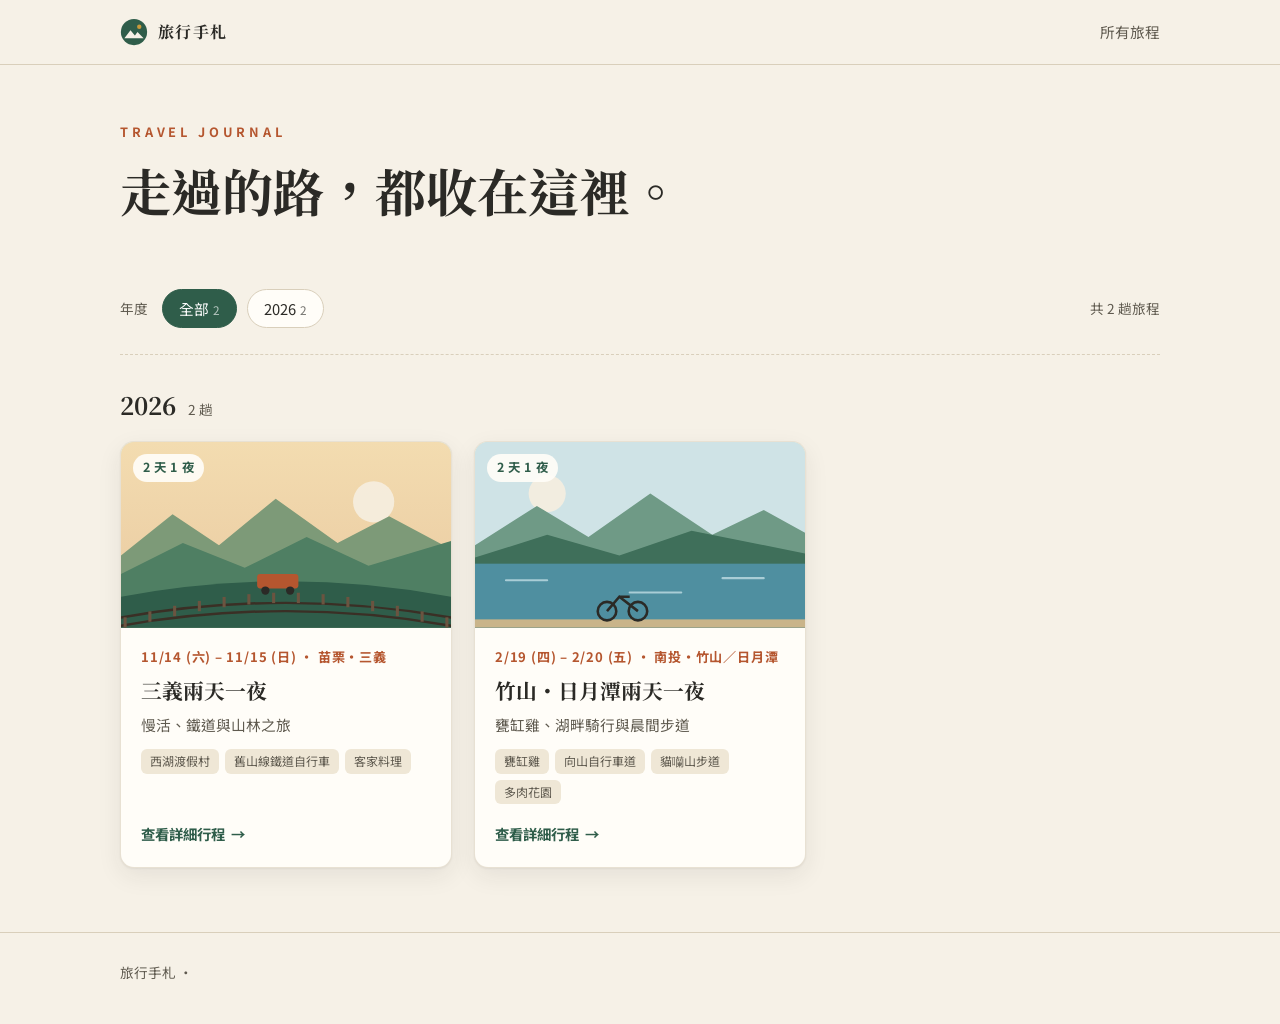
<file: index.html>
<!DOCTYPE html>
<html lang="zh-Hant">
<head>
<meta charset="utf-8">
<meta name="viewport" content="width=device-width, initial-scale=1">
<title>旅行手札｜我們的旅程</title>
<link rel="preconnect" href="https://fonts.googleapis.com">
<link rel="preconnect" href="https://fonts.gstatic.com" crossorigin>
<link href="https://fonts.googleapis.com/css2?family=Noto+Sans+TC:wght@400;500;700&family=Noto+Serif+TC:wght@500;700&display=swap" rel="stylesheet">
<link rel="stylesheet" href="assets/style.css">
</head>
<body>

<header class="site-head">
  <div class="wrap">
    <a class="brand serif" href="index.html">
      <svg viewBox="0 0 32 32" aria-hidden="true"><circle cx="16" cy="16" r="15" fill="#2f5d4a"/><path d="M5 23l7-9 5 6 3-4 7 7z" fill="#f6f1e7"/><circle cx="22" cy="10" r="2.5" fill="#c99a3b"/></svg>
      旅行手札
    </a>
    <nav><a href="#trips">所有旅程</a></nav>
  </div>
</header>

<main class="wrap">
  <section class="home-hero">
    <div class="eyebrow">TRAVEL JOURNAL</div>
    <h1>走過的路，都收在這裡。</h1>
  </section>

  <div class="filter" role="toolbar" aria-label="依年度篩選">
    <span class="label">年度</span>
    <div id="chips" style="display:contents"></div>
    <span class="count" id="count"></span>
  </div>

  <div id="trips"></div>
</main>

<footer class="site-foot">
  <div class="wrap">旅行手札 · </div>
</footer>

<script>
/* ===== 旅程資料：新增旅程就在這裡加一筆 ===== */
const TRIPS = [
  {
    title: "三義兩天一夜",
    subtitle: "慢活、鐵道與山林之旅",
    start: "2026-11-14",
    end:   "2026-11-15",
    place: "苗栗・三義",
    tags: ["西湖渡假村", "舊山線鐵道自行車", "客家料理"],
    url: "trips/2026-11-sanyi.html",
    art: "rail"
  },
  {
    title: "竹山・日月潭兩天一夜",
    subtitle: "甕缸雞、湖畔騎行與晨間步道",
    start: "2026-02-19",
    end:   "2026-02-20",
    place: "南投・竹山／日月潭",
    tags: ["甕缸雞", "向山自行車道", "貓囒山步道", "多肉花園"],
    url: "trips/2026-02-sunmoonlake.html",
    art: "lake"
  }
];

/* ===== 卡片插圖（純 SVG，不需外部圖片） ===== */
const ART = {
  rail: `<svg viewBox="0 0 320 180" preserveAspectRatio="xMidYMid slice" aria-hidden="true">
    <defs><linearGradient id="sky" x1="0" y1="0" x2="0" y2="1"><stop offset="0" stop-color="#f3dcb0"/><stop offset="1" stop-color="#e9c9a0"/></linearGradient></defs>
    <rect width="320" height="180" fill="url(#sky)"/>
    <circle cx="245" cy="58" r="20" fill="#f7efe0" opacity=".9"/>
    <path d="M0 110 L50 70 L95 100 L150 55 L210 98 L260 72 L320 104 V180 H0Z" fill="#7d9a78"/>
    <path d="M0 128 L60 98 L120 122 L180 92 L240 120 L320 96 V180 H0Z" fill="#4f7f63"/>
    <path d="M0 150 Q160 120 320 150 V180 H0Z" fill="#2f5d4a"/>
    <g stroke="#3a2f25" stroke-width="2.4" fill="none">
      <path d="M-10 172 Q160 140 330 172"/><path d="M-10 180 Q160 148 330 180"/>
    </g>
    <g stroke="#6b5440" stroke-width="3">
      ${Array.from({length:14},(_,i)=>{const x=i*24+4;return `<line x1="${x}" y1="${170-Math.sin(i/13*Math.PI)*24}" x2="${x}" y2="${180-Math.sin(i/13*Math.PI)*24}"/>`}).join("")}
    </g>
    <g fill="#b5562f"><rect x="132" y="128" width="40" height="14" rx="3"/><circle cx="140" cy="144" r="4" fill="#2b2a26"/><circle cx="164" cy="144" r="4" fill="#2b2a26"/></g>
  </svg>`,
  lake: `<svg viewBox="0 0 320 180" preserveAspectRatio="xMidYMid slice" aria-hidden="true">
    <rect width="320" height="180" fill="#cfe3e6"/>
    <circle cx="70" cy="50" r="18" fill="#f7efe0" opacity=".9"/>
    <path d="M0 100 L60 62 L110 92 L170 50 L230 90 L280 66 L320 88 V180 H0Z" fill="#6f9a86"/>
    <path d="M0 112 L70 90 L140 110 L210 86 L320 108 V180 H0Z" fill="#3f6f5a"/>
    <rect y="118" width="320" height="62" fill="#4f8fa0"/>
    <g stroke="#cfe8ee" stroke-width="2" stroke-linecap="round" opacity=".7">
      <line x1="30" y1="134" x2="70" y2="134"/><line x1="150" y1="146" x2="200" y2="146"/><line x1="240" y1="132" x2="280" y2="132"/>
    </g>
    <rect y="172" width="320" height="8" fill="#c9b48a"/>
    <g stroke="#2b2a26" stroke-width="2.5" fill="none"><circle cx="128" cy="164" r="9"/><circle cx="158" cy="164" r="9"/><path d="M128 164 L140 150 L158 164 M140 150 L150 150"/></g>
  </svg>`,
  default: `<svg viewBox="0 0 320 180" preserveAspectRatio="xMidYMid slice" aria-hidden="true">
    <rect width="320" height="180" fill="#cfe0d3"/><path d="M0 120 L80 70 L150 115 L230 60 L320 112 V180 H0Z" fill="#4f7f63"/><path d="M0 150 Q160 125 320 150 V180 H0Z" fill="#2f5d4a"/></svg>`
};

const WEEK = ["日","一","二","三","四","五","六"];
function fmt(d){ const t=new Date(d+"T00:00:00"); return `${t.getMonth()+1}/${t.getDate()} (${WEEK[t.getDay()]})`; }
function nights(a,b){ const n=Math.round((new Date(b)-new Date(a))/864e5); return n<=0?"一日遊":`${n+1} 天 ${n} 夜`; }
const yearOf = t => t.start.slice(0,4);

const years = [...new Set(TRIPS.map(yearOf))].sort((a,b)=>b-a);
let current = "all";
try { const h = location.hash.replace("#y",""); if (years.includes(h)) current = h; } catch(e){}

function renderChips(){
  const box = document.getElementById("chips");
  const opts = [["all","全部",TRIPS.length], ...years.map(y=>[y,y,TRIPS.filter(t=>yearOf(t)===y).length])];
  box.innerHTML = opts.map(([v,l,n])=>`<button class="chip" data-y="${v}" aria-pressed="${v===current}">${l}<span class="n">${n}</span></button>`).join("");
  box.querySelectorAll(".chip").forEach(b=>b.addEventListener("click",()=>{
    current=b.dataset.y;
    try{ history.replaceState(null,"",current==="all"?location.pathname:"#y"+current); }catch(e){}
    renderChips(); renderTrips();
  }));
}

function card(t){
  return `<a class="card" href="${t.url}">
    <div class="card-art">${ART[t.art]||ART.default}<span class="badge">${nights(t.start,t.end)}</span></div>
    <div class="card-body">
      <div class="card-date">${fmt(t.start)}${t.end!==t.start?" – "+fmt(t.end):""} · ${t.place}</div>
      <h3>${t.title}</h3>
      <p class="sub">${t.subtitle}</p>
      <div class="tags">${t.tags.map(x=>`<span class="tag">${x}</span>`).join("")}</div>
      <div class="more">查看詳細行程 <span>→</span></div>
    </div></a>`;
}

function renderTrips(){
  const list = TRIPS.filter(t=>current==="all"||yearOf(t)===current).sort((a,b)=>b.start.localeCompare(a.start));
  document.getElementById("count").textContent = `共 ${list.length} 趟旅程`;
  const box = document.getElementById("trips");
  if(!list.length){ box.innerHTML = `<div class="empty">這個年度還沒有旅程紀錄。</div>`; return; }
  const ys = [...new Set(list.map(yearOf))];
  box.innerHTML = ys.map(y=>{
    const items = list.filter(t=>yearOf(t)===y);
    return `<section class="year-group"><h2>${y}<small>${items.length} 趟</small></h2><div class="grid">${items.map(card).join("")}</div></section>`;
  }).join("");
}

renderChips(); renderTrips();
</script>
</body>
</html>
</file>
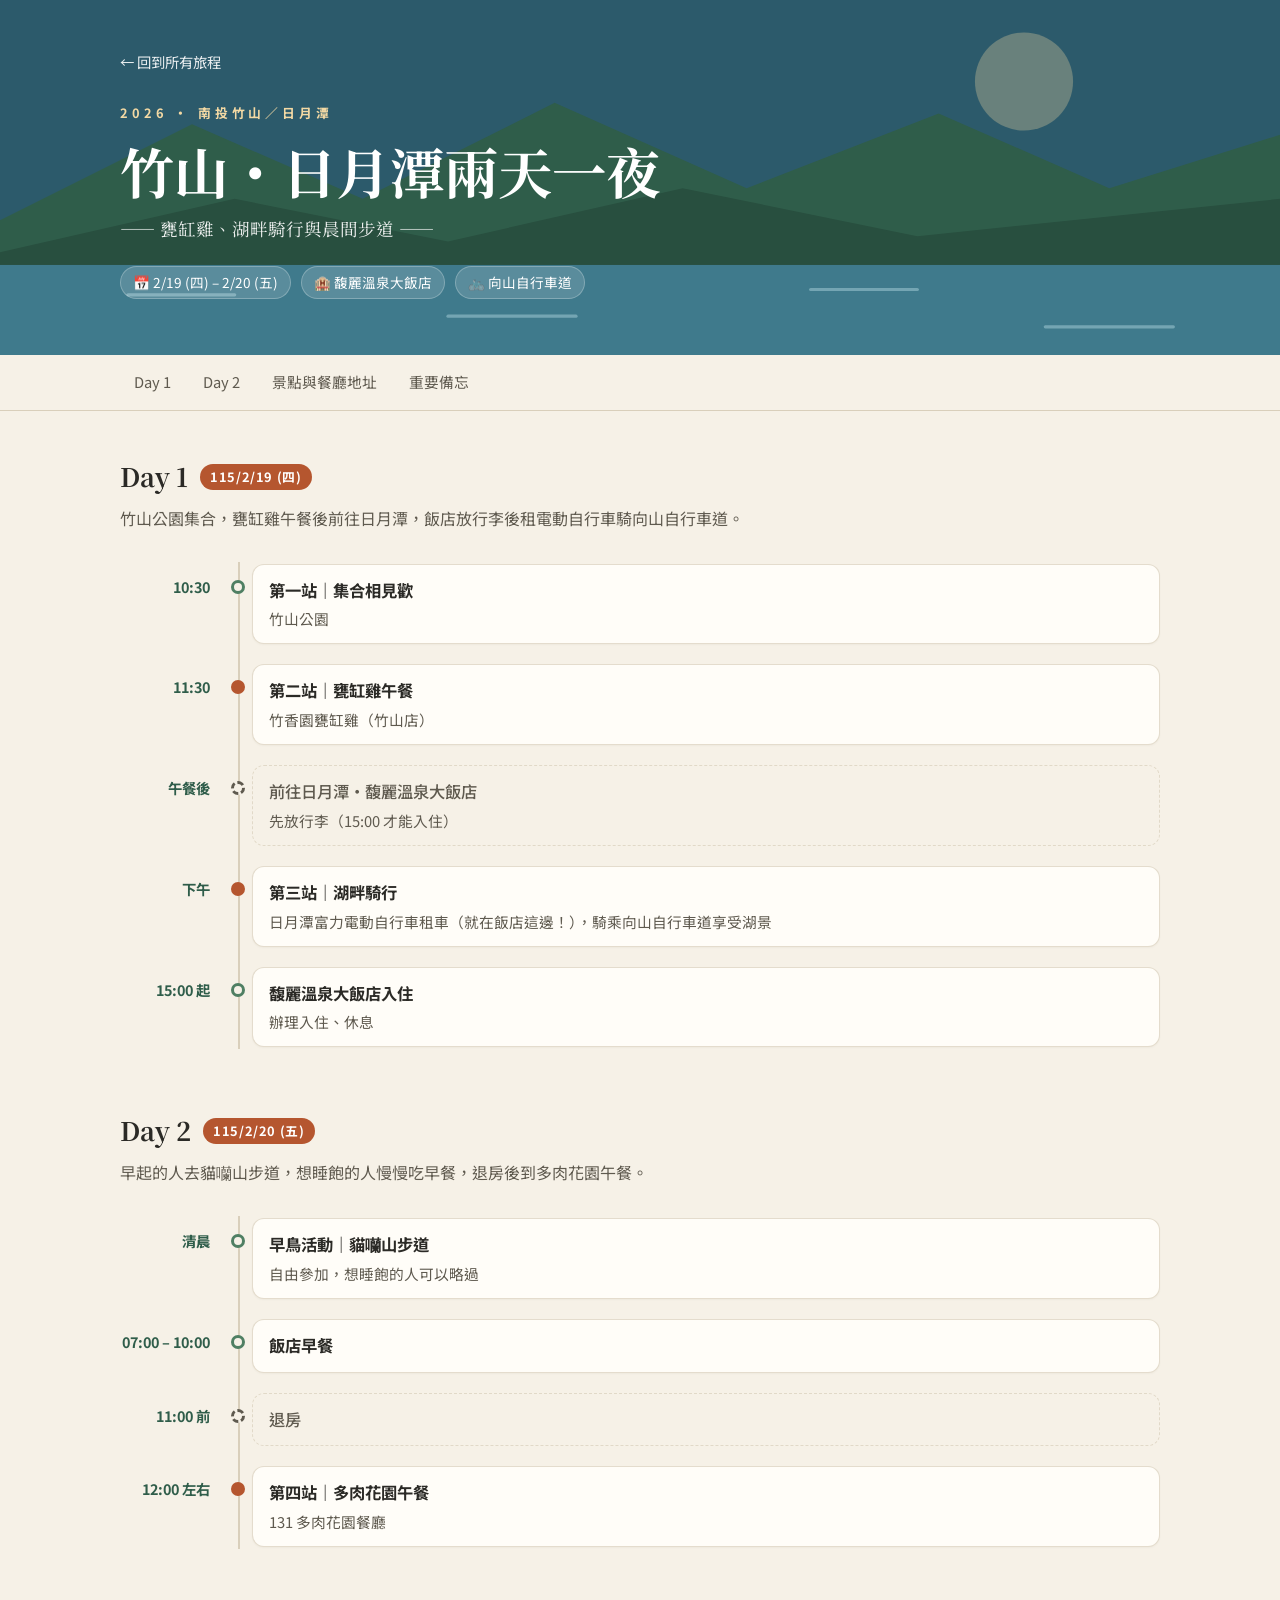
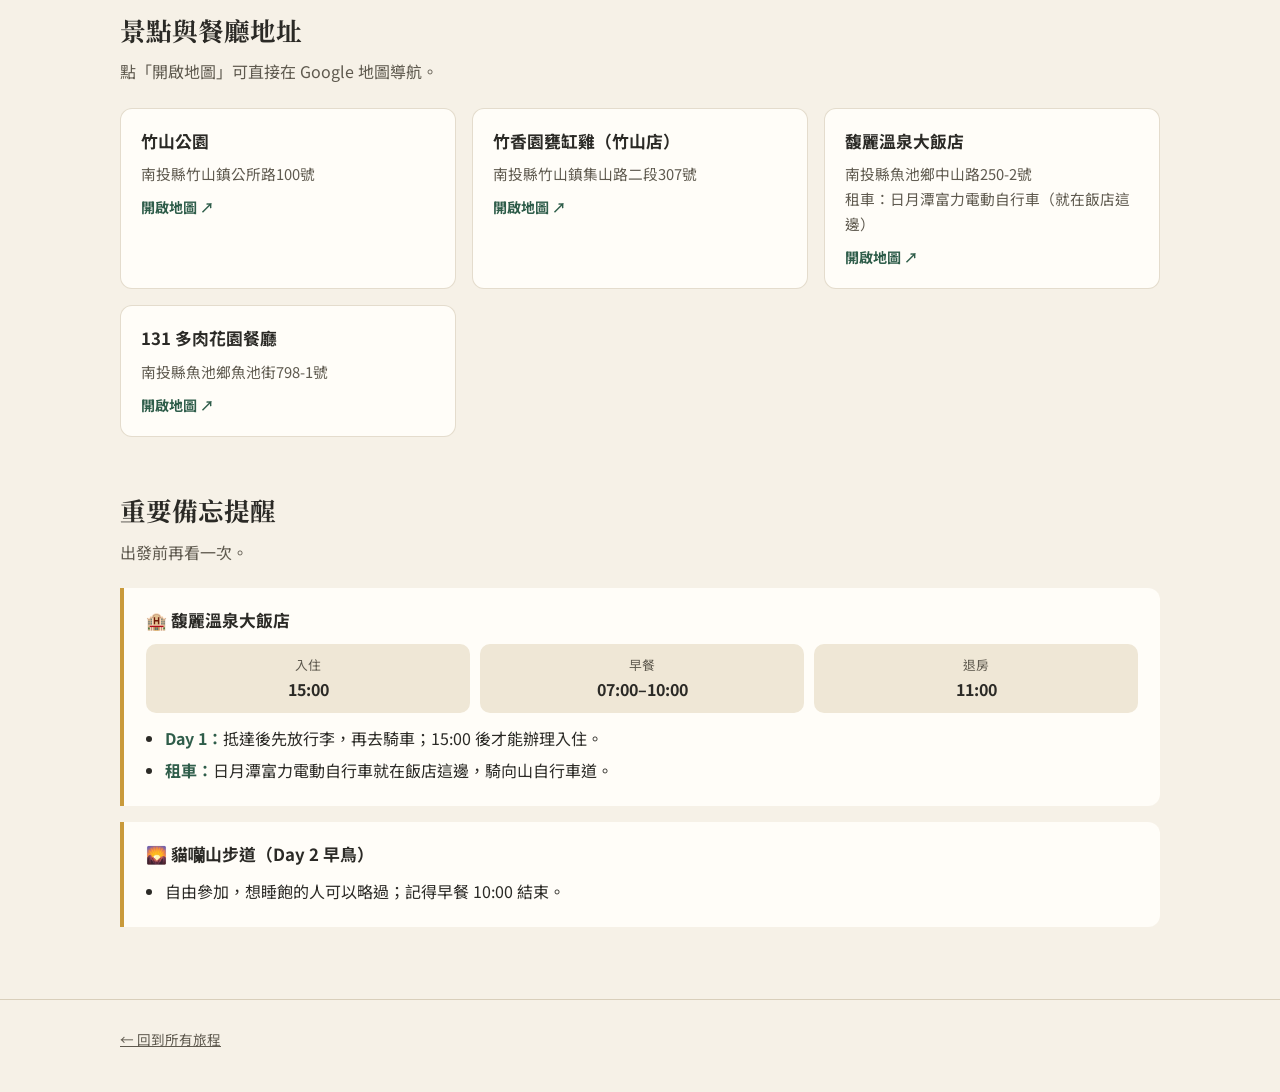
<file: trips/2026-02-sunmoonlake.html>
<!DOCTYPE html>
<html lang="zh-Hant">
<head>
<meta charset="utf-8">
<meta name="viewport" content="width=device-width, initial-scale=1">
<title>竹山・日月潭兩天一夜｜旅行手札</title>
<link rel="preconnect" href="https://fonts.googleapis.com">
<link rel="preconnect" href="https://fonts.gstatic.com" crossorigin>
<link href="https://fonts.googleapis.com/css2?family=Noto+Sans+TC:wght@400;500;700&family=Noto+Serif+TC:wght@500;700&display=swap" rel="stylesheet">
<link rel="stylesheet" href="../assets/style.css">
</head>
<body>

<header class="trip-hero" style="background:#2c5a6b">
  <svg class="bg" viewBox="0 0 1200 360" preserveAspectRatio="xMidYMid slice" aria-hidden="true">
    <rect width="1200" height="360" fill="#2c5a6b"/>
    <circle cx="960" cy="90" r="46" fill="#f3d9a4" opacity=".3"/>
    <path d="M0 220 L180 130 L340 200 L520 110 L700 190 L880 120 L1040 190 L1200 140 V360 H0Z" fill="#2f5d4a"/>
    <path d="M0 250 L220 200 L420 240 L640 190 L860 235 L1200 200 V360 H0Z" fill="#284f3f"/>
    <rect y="262" width="1200" height="98" fill="#3f7a8c"/>
    <g stroke="#a9d1da" stroke-width="3" opacity=".5" stroke-linecap="round">
      <line x1="120" y1="290" x2="220" y2="290"/><line x1="420" y1="310" x2="540" y2="310"/>
      <line x1="760" y1="285" x2="860" y2="285"/><line x1="980" y1="320" x2="1100" y2="320"/>
    </g>
  </svg>
  <div class="wrap">
    <a class="back" href="../index.html">← 回到所有旅程</a>
    <div class="eyebrow">2026 · 南投竹山／日月潭</div>
    <h1>竹山・日月潭兩天一夜</h1>
    <p class="tagline">—— 甕缸雞、湖畔騎行與晨間步道 ——</p>
    <div class="facts">
      <span>📅 2/19 (四) – 2/20 (五)</span>
      <span>🏨 馥麗溫泉大飯店</span>
      <span>🚲 向山自行車道</span>
    </div>
  </div>
</header>

<nav class="trip-nav" aria-label="頁內導覽">
  <div class="wrap">
    <a href="#day1">Day 1</a>
    <a href="#day2">Day 2</a>
    <a href="#places">景點與餐廳地址</a>
    <a href="#notes">重要備忘</a>
  </div>
</nav>

<main class="wrap">

  <section class="section" id="day1">
    <h2 class="section-title">Day 1 <span class="pill">115/2/19 (四)</span></h2>
    <p class="section-lead">竹山公園集合，甕缸雞午餐後前往日月潭，飯店放行李後租電動自行車騎向山自行車道。</p>
    <ol class="timeline">
      <li><span class="time">10:30</span><span class="dot"></span><div class="stop"><h4>第一站｜集合相見歡</h4><p>竹山公園</p></div></li>
      <li class="key"><span class="time">11:30</span><span class="dot"></span><div class="stop"><h4>第二站｜甕缸雞午餐</h4><p>竹香園甕缸雞（竹山店）</p></div></li>
      <li class="move"><span class="time">午餐後</span><span class="dot"></span><div class="stop"><h4>前往日月潭・馥麗溫泉大飯店</h4><p>先放行李（15:00 才能入住）</p></div></li>
      <li class="key"><span class="time">下午</span><span class="dot"></span><div class="stop"><h4>第三站｜湖畔騎行</h4><p>日月潭富力電動自行車租車（就在飯店這邊！），騎乘向山自行車道享受湖景</p></div></li>
      <li><span class="time">15:00 起</span><span class="dot"></span><div class="stop"><h4>馥麗溫泉大飯店入住</h4><p>辦理入住、休息</p></div></li>
    </ol>
  </section>

  <section class="section" id="day2">
    <h2 class="section-title">Day 2 <span class="pill">115/2/20 (五)</span></h2>
    <p class="section-lead">早起的人去貓囒山步道，想睡飽的人慢慢吃早餐，退房後到多肉花園午餐。</p>
    <ol class="timeline">
      <li><span class="time">清晨</span><span class="dot"></span><div class="stop"><h4>早鳥活動｜貓囒山步道</h4><p>自由參加，想睡飽的人可以略過</p></div></li>
      <li><span class="time">07:00 – 10:00</span><span class="dot"></span><div class="stop"><h4>飯店早餐</h4></div></li>
      <li class="move"><span class="time">11:00 前</span><span class="dot"></span><div class="stop"><h4>退房</h4></div></li>
      <li class="key"><span class="time">12:00 左右</span><span class="dot"></span><div class="stop"><h4>第四站｜多肉花園午餐</h4><p>131 多肉花園餐廳</p></div></li>
    </ol>
  </section>

  <section class="section" id="places">
    <h2 class="section-title">景點與餐廳地址</h2>
    <p class="section-lead">點「開啟地圖」可直接在 Google 地圖導航。</p>
    <div class="places">
      <div class="place">
        <h4>竹山公園</h4>
        <p>南投縣竹山鎮公所路100號</p>
        <a class="map" href="https://www.google.com/maps/search/?api=1&query=%E5%8D%97%E6%8A%95%E7%B8%A3%E7%AB%B9%E5%B1%B1%E9%8E%AE%E5%85%AC%E6%89%80%E8%B7%AF100%E8%99%9F" target="_blank" rel="noopener">開啟地圖 ↗</a>
      </div>
      <div class="place">
        <h4>竹香園甕缸雞（竹山店）</h4>
        <p>南投縣竹山鎮集山路二段307號</p>
        <a class="map" href="https://www.google.com/maps/search/?api=1&query=%E5%8D%97%E6%8A%95%E7%B8%A3%E7%AB%B9%E5%B1%B1%E9%8E%AE%E9%9B%86%E5%B1%B1%E8%B7%AF%E4%BA%8C%E6%AE%B5307%E8%99%9F" target="_blank" rel="noopener">開啟地圖 ↗</a>
      </div>
      <div class="place">
        <h4>馥麗溫泉大飯店</h4>
        <p>南投縣魚池鄉中山路250-2號<br>租車：日月潭富力電動自行車（就在飯店這邊）</p>
        <a class="map" href="https://www.google.com/maps/search/?api=1&query=%E5%8D%97%E6%8A%95%E7%B8%A3%E9%AD%9A%E6%B1%A0%E9%84%89%E4%B8%AD%E5%B1%B1%E8%B7%AF250-2%E8%99%9F" target="_blank" rel="noopener">開啟地圖 ↗</a>
      </div>
      <div class="place">
        <h4>131 多肉花園餐廳</h4>
        <p>南投縣魚池鄉魚池街798-1號</p>
        <a class="map" href="https://www.google.com/maps/search/?api=1&query=%E5%8D%97%E6%8A%95%E7%B8%A3%E9%AD%9A%E6%B1%A0%E9%84%89%E9%AD%9A%E6%B1%A0%E8%A1%97798-1%E8%99%9F" target="_blank" rel="noopener">開啟地圖 ↗</a>
      </div>
    </div>
  </section>

  <section class="section" id="notes">
    <h2 class="section-title">重要備忘提醒</h2>
    <p class="section-lead">出發前再看一次。</p>
    <div class="notes">
      <div class="note">
        <h4>🏨 馥麗溫泉大飯店</h4>
        <div class="meal-table">
          <div><small>入住</small><strong>15:00</strong></div>
          <div><small>早餐</small><strong>07:00–10:00</strong></div>
          <div><small>退房</small><strong>11:00</strong></div>
        </div>
        <ul>
          <li><b>Day 1：</b>抵達後先放行李，再去騎車；15:00 後才能辦理入住。</li>
          <li><b>租車：</b>日月潭富力電動自行車就在飯店這邊，騎向山自行車道。</li>
        </ul>
      </div>
      <div class="note">
        <h4>🌄 貓囒山步道（Day 2 早鳥）</h4>
        <ul>
          <li>自由參加，想睡飽的人可以略過；記得早餐 10:00 結束。</li>
        </ul>
      </div>
    </div>
  </section>

</main>

<footer class="site-foot">
  <div class="wrap"><a href="../index.html">← 回到所有旅程</a></div>
</footer>

</body>
</html>
</file>
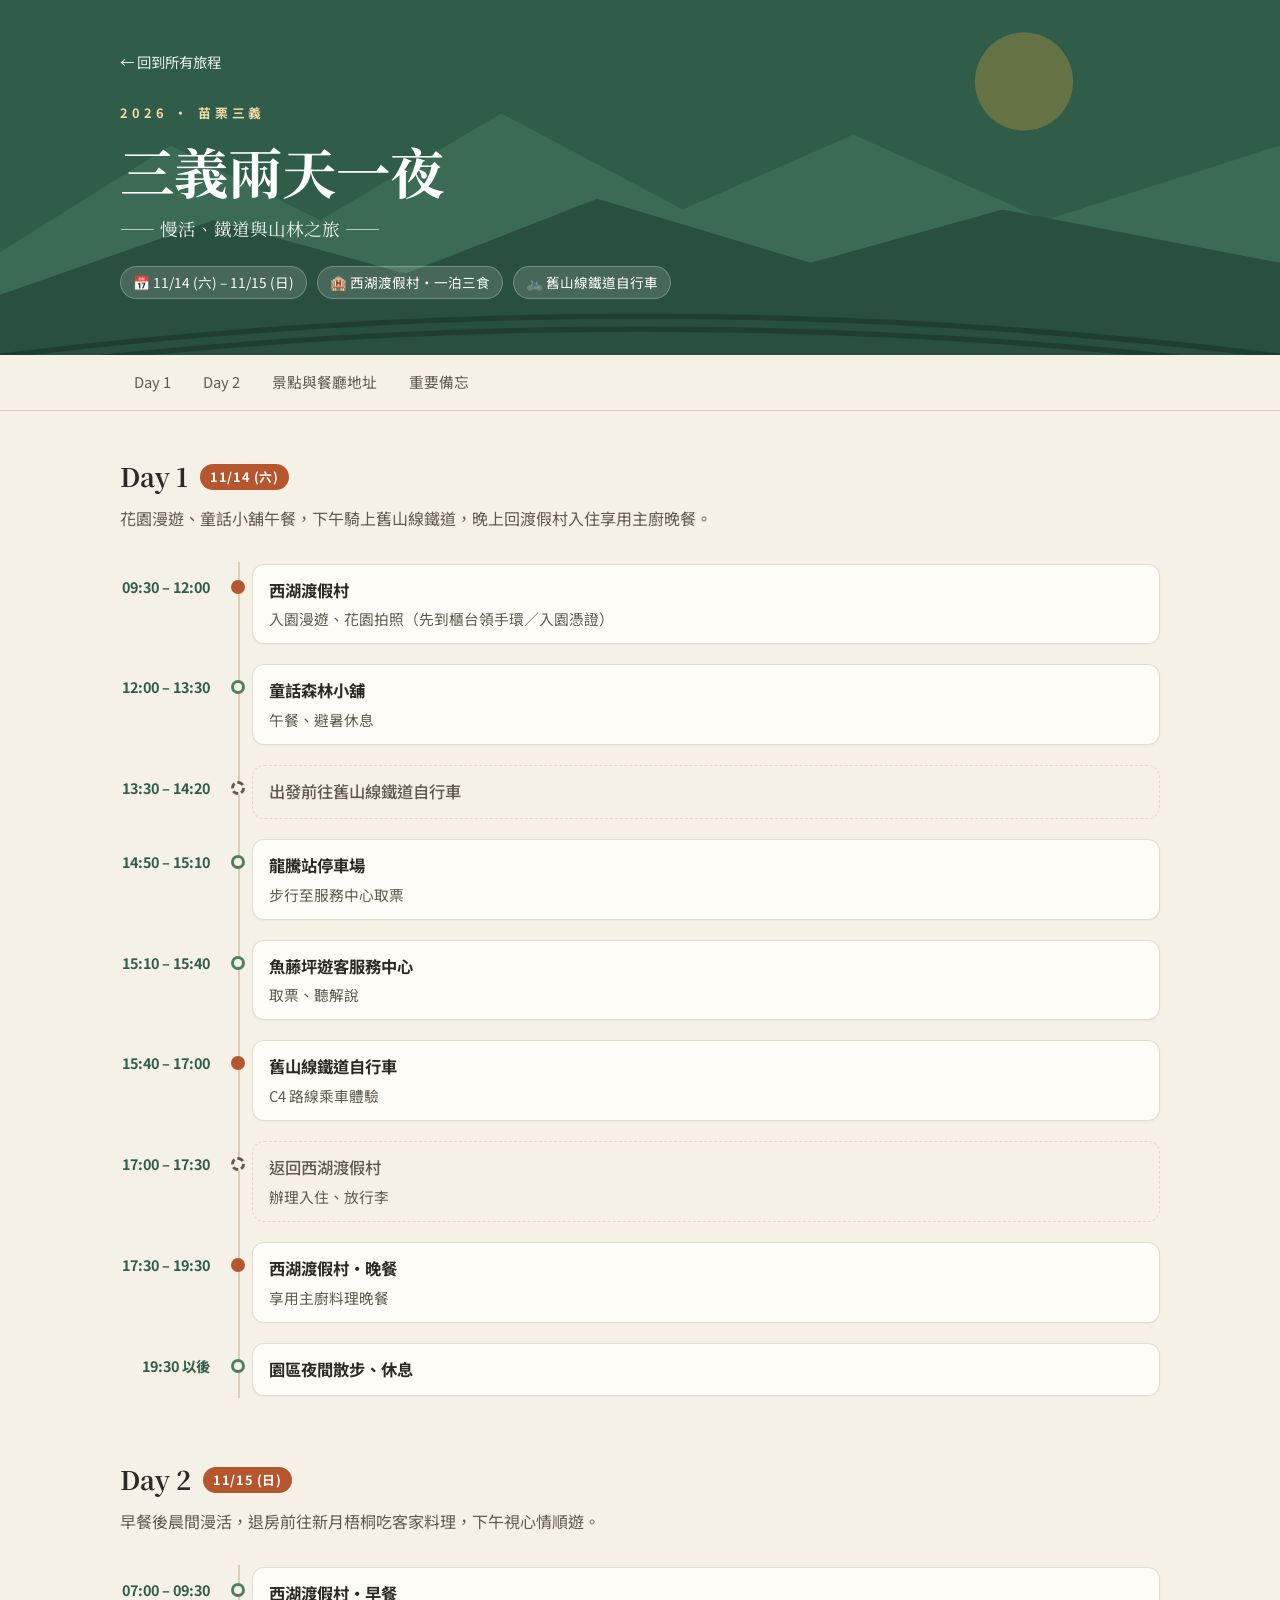
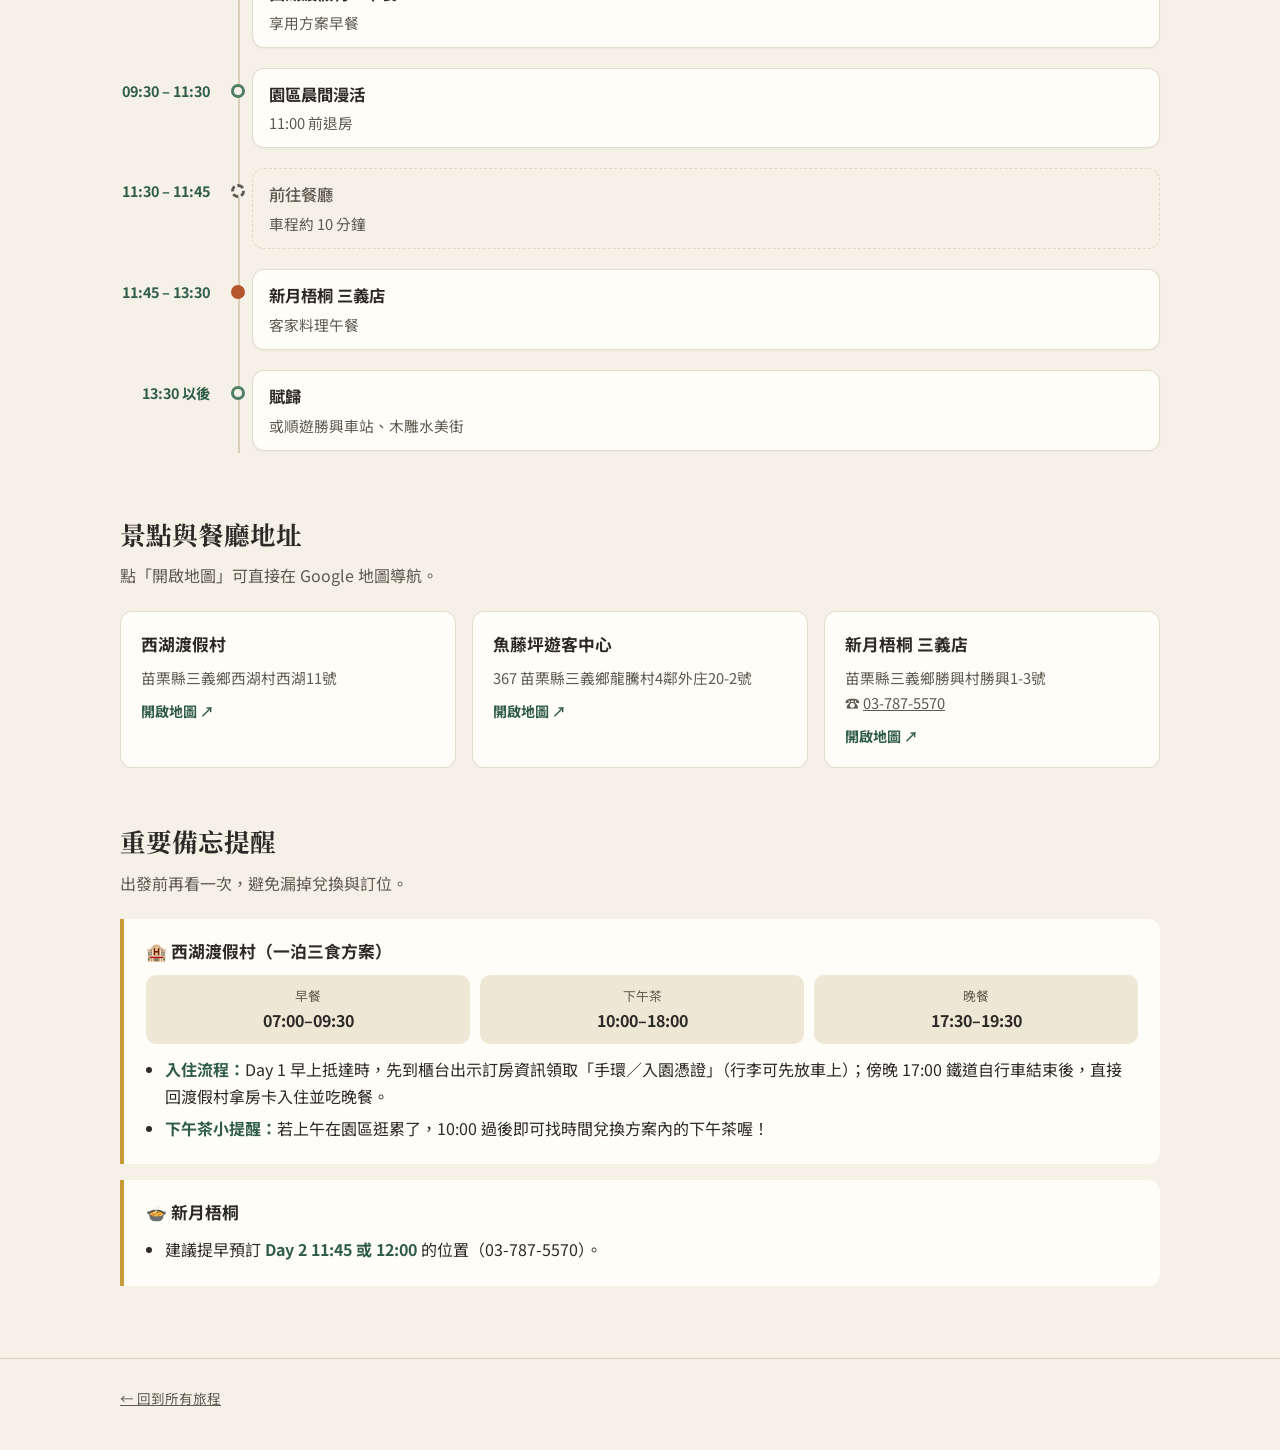
<file: trips/2026-11-sanyi.html>
<!DOCTYPE html>
<html lang="zh-Hant">
<head>
<meta charset="utf-8">
<meta name="viewport" content="width=device-width, initial-scale=1">
<title>三義兩天一夜｜旅行手札</title>
<link rel="preconnect" href="https://fonts.googleapis.com">
<link rel="preconnect" href="https://fonts.gstatic.com" crossorigin>
<link href="https://fonts.googleapis.com/css2?family=Noto+Sans+TC:wght@400;500;700&family=Noto+Serif+TC:wght@500;700&display=swap" rel="stylesheet">
<link rel="stylesheet" href="../assets/style.css">
</head>
<body>

<header class="trip-hero">
  <svg class="bg" viewBox="0 0 1200 360" preserveAspectRatio="xMidYMid slice" aria-hidden="true">
    <rect width="1200" height="360" fill="#2f5d4a"/>
    <circle cx="960" cy="90" r="46" fill="#c99a3b" opacity=".35"/>
    <path d="M0 250 L160 150 L300 220 L470 120 L640 210 L800 140 L980 220 L1200 150 V360 H0Z" fill="#3c6b55"/>
    <path d="M0 290 L200 220 L380 270 L560 200 L760 260 L940 210 L1200 260 V360 H0Z" fill="#284f3f"/>
    <g stroke="#1d3a2e" stroke-width="5" fill="none" opacity=".8">
      <path d="M-20 350 Q600 270 1220 350"/><path d="M-20 362 Q600 282 1220 362"/>
    </g>
  </svg>
  <div class="wrap">
    <a class="back" href="../index.html">← 回到所有旅程</a>
    <div class="eyebrow">2026 · 苗栗三義</div>
    <h1>三義兩天一夜</h1>
    <p class="tagline">—— 慢活、鐵道與山林之旅 ——</p>
    <div class="facts">
      <span>📅 11/14 (六) – 11/15 (日)</span>
      <span>🏨 西湖渡假村・一泊三食</span>
      <span>🚲 舊山線鐵道自行車</span>
    </div>
  </div>
</header>

<nav class="trip-nav" aria-label="頁內導覽">
  <div class="wrap">
    <a href="#day1">Day 1</a>
    <a href="#day2">Day 2</a>
    <a href="#places">景點與餐廳地址</a>
    <a href="#notes">重要備忘</a>
  </div>
</nav>

<main class="wrap">

  <section class="section" id="day1">
    <h2 class="section-title">Day 1 <span class="pill">11/14 (六)</span></h2>
    <p class="section-lead">花園漫遊、童話小舖午餐，下午騎上舊山線鐵道，晚上回渡假村入住享用主廚晚餐。</p>
    <ol class="timeline">
      <li class="key"><span class="time">09:30 – 12:00</span><span class="dot"></span><div class="stop"><h4>西湖渡假村</h4><p>入園漫遊、花園拍照（先到櫃台領手環／入園憑證）</p></div></li>
      <li><span class="time">12:00 – 13:30</span><span class="dot"></span><div class="stop"><h4>童話森林小舖</h4><p>午餐、避暑休息</p></div></li>
      <li class="move"><span class="time">13:30 – 14:20</span><span class="dot"></span><div class="stop"><h4>出發前往舊山線鐵道自行車</h4></div></li>
      <li><span class="time">14:50 – 15:10</span><span class="dot"></span><div class="stop"><h4>龍騰站停車場</h4><p>步行至服務中心取票</p></div></li>
      <li><span class="time">15:10 – 15:40</span><span class="dot"></span><div class="stop"><h4>魚藤坪遊客服務中心</h4><p>取票、聽解說</p></div></li>
      <li class="key"><span class="time">15:40 – 17:00</span><span class="dot"></span><div class="stop"><h4>舊山線鐵道自行車</h4><p>C4 路線乘車體驗</p></div></li>
      <li class="move"><span class="time">17:00 – 17:30</span><span class="dot"></span><div class="stop"><h4>返回西湖渡假村</h4><p>辦理入住、放行李</p></div></li>
      <li class="key"><span class="time">17:30 – 19:30</span><span class="dot"></span><div class="stop"><h4>西湖渡假村・晚餐</h4><p>享用主廚料理晚餐</p></div></li>
      <li><span class="time">19:30 以後</span><span class="dot"></span><div class="stop"><h4>園區夜間散步、休息</h4></div></li>
    </ol>
  </section>

  <section class="section" id="day2">
    <h2 class="section-title">Day 2 <span class="pill">11/15 (日)</span></h2>
    <p class="section-lead">早餐後晨間漫活，退房前往新月梧桐吃客家料理，下午視心情順遊。</p>
    <ol class="timeline">
      <li><span class="time">07:00 – 09:30</span><span class="dot"></span><div class="stop"><h4>西湖渡假村・早餐</h4><p>享用方案早餐</p></div></li>
      <li><span class="time">09:30 – 11:30</span><span class="dot"></span><div class="stop"><h4>園區晨間漫活</h4><p>11:00 前退房</p></div></li>
      <li class="move"><span class="time">11:30 – 11:45</span><span class="dot"></span><div class="stop"><h4>前往餐廳</h4><p>車程約 10 分鐘</p></div></li>
      <li class="key"><span class="time">11:45 – 13:30</span><span class="dot"></span><div class="stop"><h4>新月梧桐 三義店</h4><p>客家料理午餐</p></div></li>
      <li><span class="time">13:30 以後</span><span class="dot"></span><div class="stop"><h4>賦歸</h4><p>或順遊勝興車站、木雕水美街</p></div></li>
    </ol>
  </section>

  <section class="section" id="places">
    <h2 class="section-title">景點與餐廳地址</h2>
    <p class="section-lead">點「開啟地圖」可直接在 Google 地圖導航。</p>
    <div class="places">
      <div class="place">
        <h4>西湖渡假村</h4>
        <p>苗栗縣三義鄉西湖村西湖11號</p>
        <a class="map" href="https://www.google.com/maps/search/?api=1&query=%E8%8B%97%E6%A0%97%E7%B8%A3%E4%B8%89%E7%BE%A9%E9%84%89%E8%A5%BF%E6%B9%96%E6%9D%91%E8%A5%BF%E6%B9%9611%E8%99%9F" target="_blank" rel="noopener">開啟地圖 ↗</a>
      </div>
      <div class="place">
        <h4>魚藤坪遊客中心</h4>
        <p>367 苗栗縣三義鄉龍騰村4鄰外庄20-2號</p>
        <a class="map" href="https://www.google.com/maps/search/?api=1&query=367%E8%8B%97%E6%A0%97%E7%B8%A3%E4%B8%89%E7%BE%A9%E9%84%89%E9%BE%8D%E9%A8%B0%E6%9D%914%E9%84%B0%E5%A4%96%E5%BA%8420-2%E8%99%9F" target="_blank" rel="noopener">開啟地圖 ↗</a>
      </div>
      <div class="place">
        <h4>新月梧桐 三義店</h4>
        <p>苗栗縣三義鄉勝興村勝興1-3號<br>☎ <a href="tel:037875570">03-787-5570</a></p>
        <a class="map" href="https://www.google.com/maps/search/?api=1&query=%E8%8B%97%E6%A0%97%E7%B8%A3%E4%B8%89%E7%BE%A9%E9%84%89%E5%8B%9D%E8%88%88%E6%9D%91%E5%8B%9D%E8%88%881-3%E8%99%9F" target="_blank" rel="noopener">開啟地圖 ↗</a>
      </div>
    </div>
  </section>

  <section class="section" id="notes">
    <h2 class="section-title">重要備忘提醒</h2>
    <p class="section-lead">出發前再看一次，避免漏掉兌換與訂位。</p>
    <div class="notes">
      <div class="note">
        <h4>🏨 西湖渡假村（一泊三食方案）</h4>
        <div class="meal-table">
          <div><small>早餐</small><strong>07:00–09:30</strong></div>
          <div><small>下午茶</small><strong>10:00–18:00</strong></div>
          <div><small>晚餐</small><strong>17:30–19:30</strong></div>
        </div>
        <ul>
          <li><b>入住流程：</b>Day 1 早上抵達時，先到櫃台出示訂房資訊領取「手環／入園憑證」（行李可先放車上）；傍晚 17:00 鐵道自行車結束後，直接回渡假村拿房卡入住並吃晚餐。</li>
          <li><b>下午茶小提醒：</b>若上午在園區逛累了，10:00 過後即可找時間兌換方案內的下午茶喔！</li>
        </ul>
      </div>
      <div class="note">
        <h4>🍲 新月梧桐</h4>
        <ul>
          <li>建議提早預訂 <b>Day 2 11:45 或 12:00</b> 的位置（03-787-5570）。</li>
        </ul>
      </div>
    </div>
  </section>

</main>

<footer class="site-foot">
  <div class="wrap"><a href="../index.html">← 回到所有旅程</a></div>
</footer>

</body>
</html>
</file>
<file: assets/style.css>
:root{
  --paper:#f6f1e7;
  --paper-2:#efe7d6;
  --ink:#2b2a26;
  --ink-soft:#5f5a4f;
  --line:#d9cfbb;
  --forest:#2f5d4a;
  --forest-2:#4f7f63;
  --rust:#b5562f;
  --gold:#c99a3b;
  --card:#fffdf8;
  --radius:14px;
  --shadow:0 1px 2px rgba(43,42,38,.06),0 8px 24px rgba(43,42,38,.08);
}
*{box-sizing:border-box}
html{scroll-behavior:smooth}
body{
  margin:0;background:var(--paper);color:var(--ink);
  font-family:"Noto Sans TC",system-ui,-apple-system,"PingFang TC","Microsoft JhengHei",sans-serif;
  line-height:1.7;-webkit-font-smoothing:antialiased;
}
a{color:inherit}
.serif{font-family:"Noto Serif TC",serif}
.wrap{max-width:1080px;margin:0 auto;padding:0 20px}

/* ---------- Header ---------- */
.site-head{border-bottom:1px solid var(--line);background:var(--paper)}
.site-head .wrap{display:flex;align-items:center;justify-content:space-between;height:64px}
.brand{display:flex;align-items:center;gap:10px;text-decoration:none;font-weight:700;letter-spacing:.08em}
.brand svg{width:28px;height:28px}
.site-head nav a{font-size:.92rem;color:var(--ink-soft);text-decoration:none}
.site-head nav a:hover{color:var(--forest)}

/* ---------- Home hero ---------- */
.home-hero{padding:56px 0 28px}
.home-hero .eyebrow{color:var(--rust);letter-spacing:.3em;font-size:.8rem;font-weight:700}
.home-hero h1{font-family:"Noto Serif TC",serif;font-size:clamp(2rem,5vw,3.2rem);line-height:1.25;margin:.3em 0 .4em;font-weight:700}
.home-hero p{color:var(--ink-soft);max-width:36em;margin:0}

/* ---------- Filter ---------- */
.filter{display:flex;flex-wrap:wrap;align-items:center;gap:10px;padding:18px 0 26px;border-bottom:1px dashed var(--line);margin-bottom:30px}
.filter .label{font-size:.85rem;color:var(--ink-soft);margin-right:4px}
.chip{
  appearance:none;border:1px solid var(--line);background:var(--card);color:var(--ink);
  padding:6px 16px;border-radius:999px;font:inherit;font-size:.92rem;cursor:pointer;transition:.15s;
}
.chip:hover{border-color:var(--forest-2)}
.chip[aria-pressed="true"]{background:var(--forest);border-color:var(--forest);color:#fff}
.chip .n{opacity:.65;margin-left:4px;font-size:.8em}
.count{margin-left:auto;font-size:.85rem;color:var(--ink-soft)}

/* ---------- Cards ---------- */
.year-group{margin-bottom:40px}
.year-group h2{font-family:"Noto Serif TC",serif;font-size:1.5rem;margin:0 0 16px;display:flex;align-items:baseline;gap:12px}
.year-group h2 small{font-family:"Noto Sans TC",sans-serif;font-size:.85rem;color:var(--ink-soft);font-weight:400}
.grid{display:grid;grid-template-columns:repeat(auto-fill,minmax(290px,1fr));gap:22px}
.card{
  display:flex;flex-direction:column;background:var(--card);border-radius:var(--radius);
  box-shadow:var(--shadow);overflow:hidden;text-decoration:none;color:inherit;
  transition:transform .2s ease,box-shadow .2s ease;border:1px solid rgba(217,207,187,.6);
}
.card:hover{transform:translateY(-4px);box-shadow:0 2px 4px rgba(43,42,38,.06),0 16px 36px rgba(43,42,38,.14)}
.card:focus-visible{outline:3px solid var(--gold);outline-offset:3px}
.card-art{aspect-ratio:16/9;position:relative;background:#cfe0d3}
.card-art svg{position:absolute;inset:0;width:100%;height:100%}
.card-art .badge{
  position:absolute;top:12px;left:12px;background:rgba(255,253,248,.92);color:var(--forest);
  font-size:.78rem;font-weight:700;padding:3px 10px;border-radius:999px;letter-spacing:.05em
}
.card-body{padding:18px 20px 20px;display:flex;flex-direction:column;gap:8px;flex:1}
.card-date{font-size:.82rem;color:var(--rust);font-weight:700;letter-spacing:.06em}
.card h3{font-family:"Noto Serif TC",serif;font-size:1.3rem;margin:0;line-height:1.35}
.card .sub{color:var(--ink-soft);font-size:.92rem;margin:0}
.tags{display:flex;flex-wrap:wrap;gap:6px;margin-top:4px}
.tag{font-size:.75rem;background:var(--paper-2);color:var(--ink-soft);padding:2px 9px;border-radius:6px}
.card .more{margin-top:auto;padding-top:10px;font-size:.9rem;font-weight:700;color:var(--forest);display:flex;align-items:center;gap:6px}
.card:hover .more span{transform:translateX(4px)}
.card .more span{transition:transform .2s}
.empty{padding:48px 0;text-align:center;color:var(--ink-soft)}

/* ---------- Footer ---------- */
.site-foot{margin-top:64px;padding:28px 0 40px;border-top:1px solid var(--line);font-size:.85rem;color:var(--ink-soft)}

/* ---------- Trip page ---------- */
.trip-hero{position:relative;color:#fff;background:var(--forest);overflow:hidden}
.trip-hero svg.bg{position:absolute;inset:0;width:100%;height:100%}
.trip-hero .wrap{position:relative;padding:48px 20px 56px}
.back{display:inline-flex;gap:6px;align-items:center;font-size:.9rem;text-decoration:none;opacity:.9;margin-bottom:28px}
.back:hover{opacity:1;text-decoration:underline}
.trip-hero .eyebrow{letter-spacing:.3em;font-size:.8rem;font-weight:700;color:#f3d9a4}
.trip-hero h1{font-family:"Noto Serif TC",serif;font-size:clamp(2rem,5.5vw,3.4rem);line-height:1.2;margin:.25em 0 .2em}
.trip-hero .tagline{font-family:"Noto Serif TC",serif;font-size:1.1rem;opacity:.92;margin:0}
.facts{display:flex;flex-wrap:wrap;gap:10px;margin-top:22px}
.facts span{background:rgba(255,255,255,.14);border:1px solid rgba(255,255,255,.25);padding:4px 12px;border-radius:999px;font-size:.85rem}

.trip-nav{position:sticky;top:0;z-index:5;background:rgba(246,241,231,.94);backdrop-filter:blur(6px);border-bottom:1px solid var(--line)}
.trip-nav .wrap{display:flex;gap:4px;overflow-x:auto}
.trip-nav a{white-space:nowrap;padding:14px 14px;font-size:.92rem;text-decoration:none;color:var(--ink-soft);border-bottom:2px solid transparent}
.trip-nav a:hover{color:var(--forest);border-bottom-color:var(--forest)}

.section{padding:44px 0 8px;scroll-margin-top:56px}
.section-title{font-family:"Noto Serif TC",serif;font-size:1.6rem;margin:0 0 6px;display:flex;align-items:center;gap:12px}
.section-title .pill{font-family:"Noto Sans TC",sans-serif;font-size:.8rem;background:var(--rust);color:#fff;padding:2px 10px;border-radius:999px;font-weight:700;letter-spacing:.05em}
.section-lead{color:var(--ink-soft);margin:0 0 22px}

.timeline{list-style:none;margin:0;padding:0;position:relative}
.timeline::before{content:"";position:absolute;left:118px;top:8px;bottom:8px;width:2px;background:var(--line)}
.timeline li{display:grid;grid-template-columns:104px 28px 1fr;gap:0 0;align-items:start;padding:10px 0}
.timeline .time{font-variant-numeric:tabular-nums;font-weight:700;font-size:.9rem;color:var(--forest);text-align:right;padding-right:14px;line-height:1.5;padding-top:12px}
.timeline .dot{width:14px;height:14px;border-radius:50%;background:var(--paper);border:3px solid var(--forest-2);margin:16px 0 0 7px;position:relative;z-index:1}
.timeline li.key .dot{background:var(--rust);border-color:var(--rust)}
.timeline li.move .dot{border-style:dashed;border-color:var(--ink-soft)}
.stop{background:var(--card);border:1px solid rgba(217,207,187,.7);border-radius:12px;padding:12px 16px;box-shadow:0 1px 2px rgba(43,42,38,.04)}
.stop h4{margin:0;font-size:1.02rem}
.stop p{margin:2px 0 0;color:var(--ink-soft);font-size:.92rem}
.timeline li.move .stop{background:transparent;border-style:dashed;box-shadow:none}
.timeline li.move .stop h4{font-weight:500;color:var(--ink-soft)}

.places{display:grid;grid-template-columns:repeat(auto-fill,minmax(280px,1fr));gap:16px}
.place{background:var(--card);border-radius:12px;padding:18px 20px;border:1px solid rgba(217,207,187,.7)}
.place h4{margin:0 0 6px;font-size:1.05rem}
.place p{margin:0;color:var(--ink-soft);font-size:.92rem}
.place a.map{display:inline-block;margin-top:10px;font-size:.88rem;font-weight:700;color:var(--forest);text-decoration:none}
.place a.map:hover{text-decoration:underline}

.notes{display:grid;gap:16px}
.note{background:var(--card);border-left:4px solid var(--gold);border-radius:0 12px 12px 0;padding:18px 22px}
.note h4{margin:0 0 10px;font-size:1.05rem}
.note ul{margin:0;padding-left:1.2em}
.note li{margin:4px 0}
.note li b{color:var(--forest)}
.meal-table{display:grid;grid-template-columns:repeat(3,1fr);gap:10px;margin:4px 0 12px}
.meal-table div{background:var(--paper-2);border-radius:10px;padding:10px 12px;text-align:center}
.meal-table small{display:block;color:var(--ink-soft);font-size:.8rem}
.meal-table strong{font-variant-numeric:tabular-nums}

@media (max-width:600px){
  .timeline::before{left:7px}
  .timeline li{grid-template-columns:28px 1fr;grid-template-areas:"dot time" "dot stop"}
  .timeline .dot{grid-area:dot;margin:6px 0 0 0}
  .timeline .time{grid-area:time;text-align:left;padding:0 0 4px;}
  .timeline .stop{grid-area:stop}
  .meal-table{grid-template-columns:1fr}
}
@media print{
  .trip-nav,.site-head nav,.back{display:none}
  .trip-hero{color:var(--ink);background:none}
  .trip-hero svg.bg{display:none}
}
</file>
